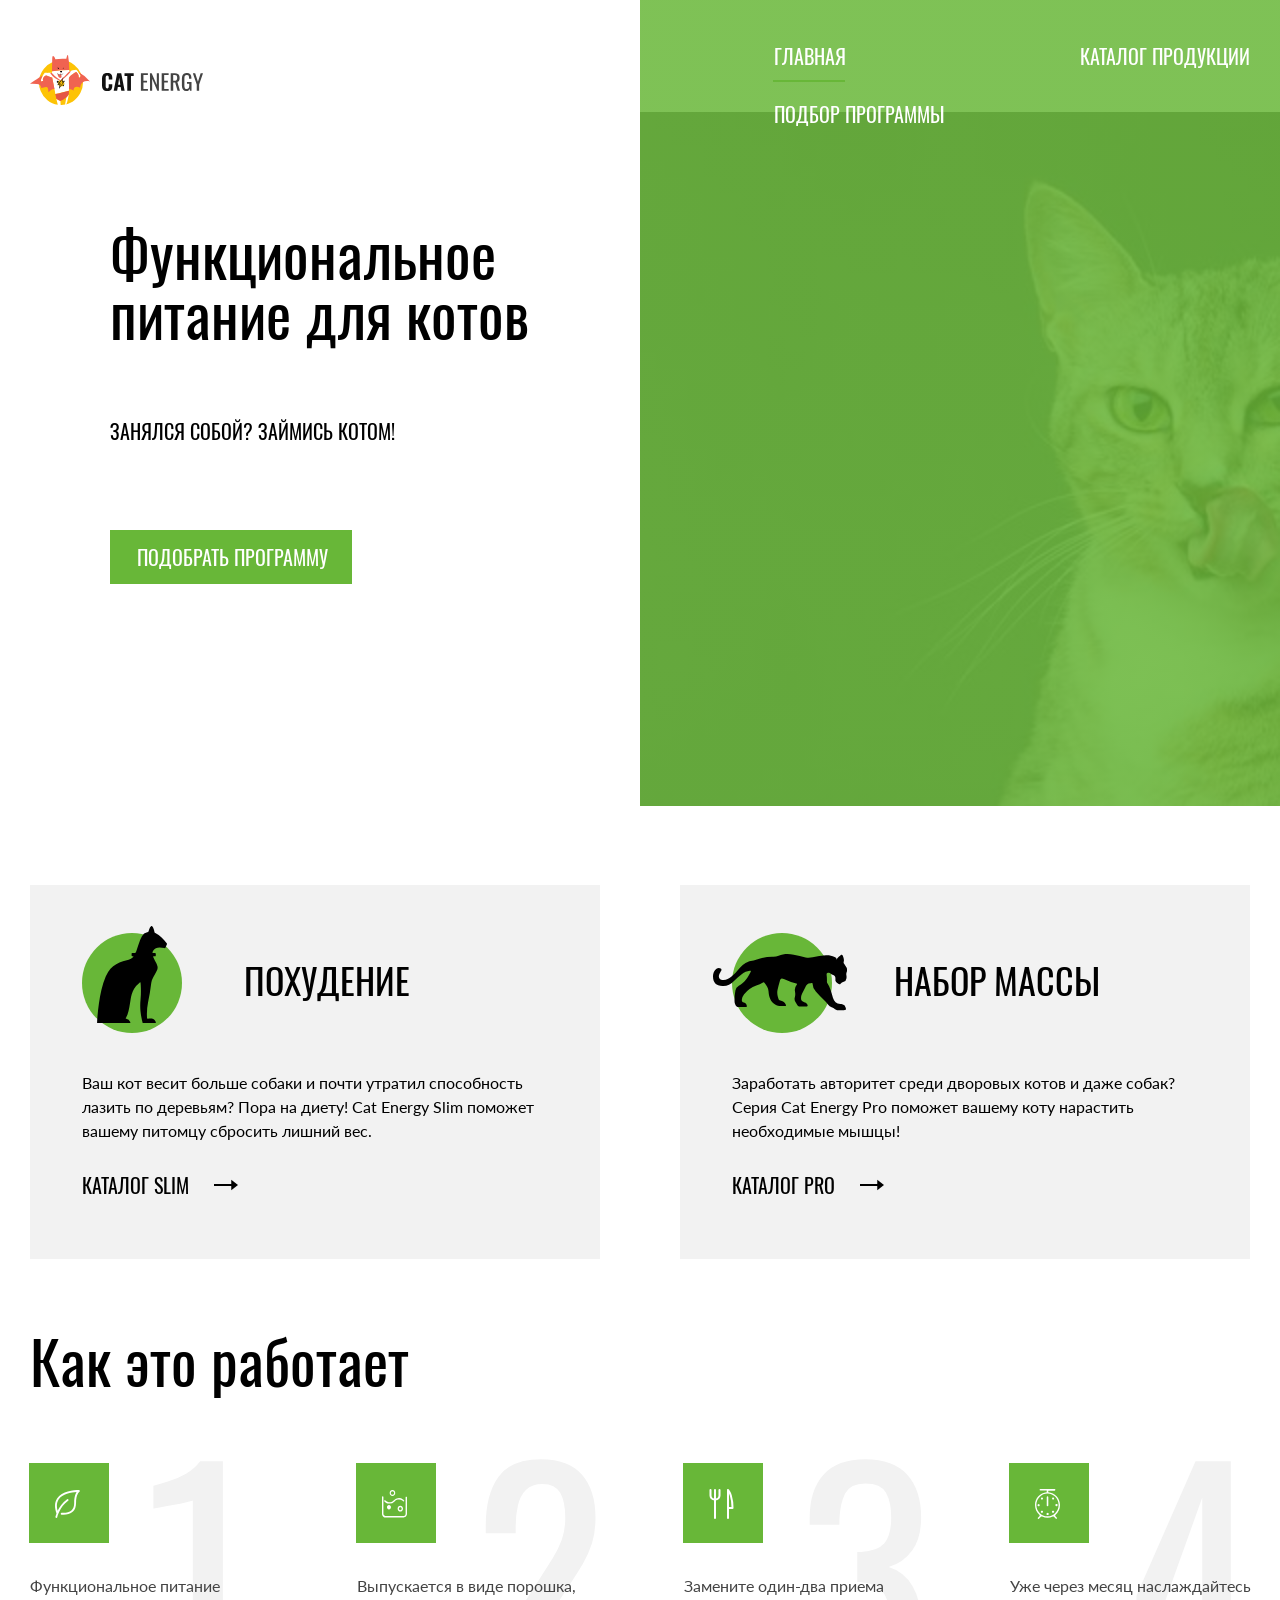
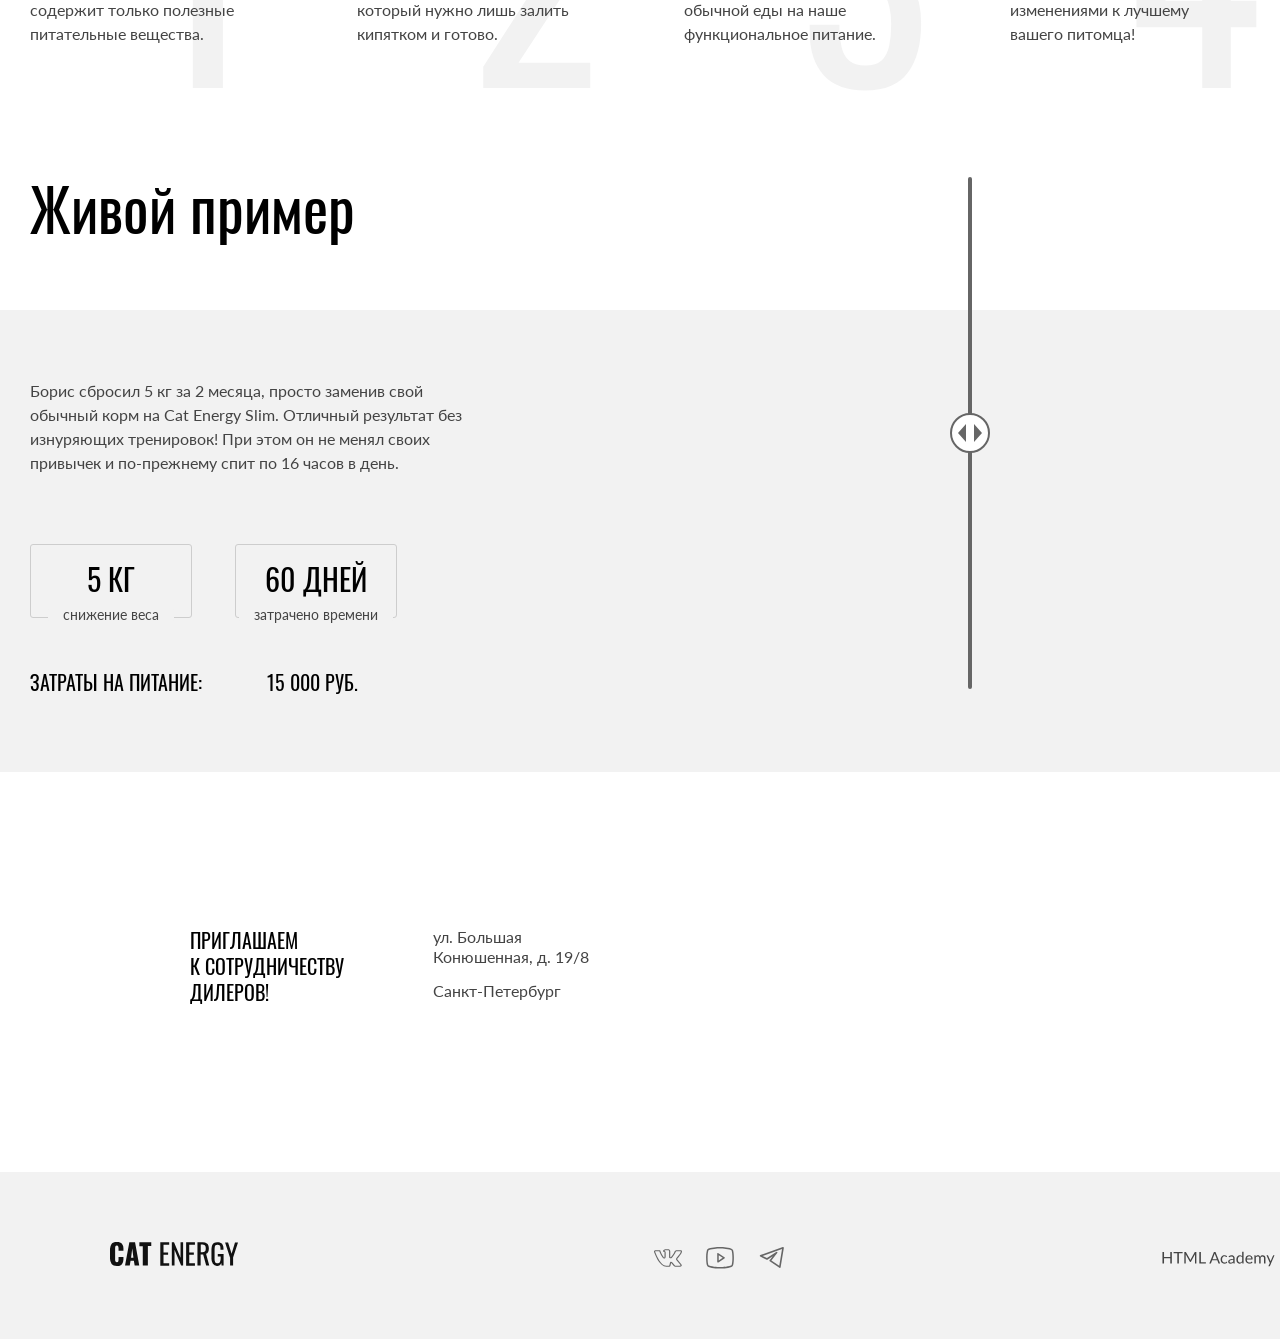
<file: index.html>
<!DOCTYPE html><html class="page" lang="ru"><head><meta charset="UTF-8"><meta name="viewport" content="width=device-width,initial-scale=1"><link rel="stylesheet" href="styles/styles.css"><title>Cat-energy</title><meta name="viewport" content="width=device-width,initial-scale=1"><script src="scripts/index.js" defer="defer"></script><link rel="preload" href="fonts/lato/Lato-Regular.woff2" type="font/woff2" as="font" crossorigin="anonymous"><link rel="preload" href="fonts/oswald/oswaldregular.woff2" type="font/woff2" as="font" crossorigin="anonymous"></head><body class="page__body"><header class="main-header main-header--index main-header--opened"><div class="main-header content-limiter"><div class="header-wrapper"><a class="header-wrapper__logo" href="index.html"><picture class="header-wrapper__cat-logo"><source media="(min-width: 1440px)" width="70" height="59" type="image/svg+xml" srcset="images/desktop-cat-logo.svg"><source media="(min-width: 768px)" width="60" height="50" type="image/svg+xml" srcset="images/tablet-cat-logo.svg"><img src="images/mobile-cat-logo.svg" alt="cat energy" width="33" height="38"></picture></a><a class="header-wrapper__logo" href="index.html"><picture class="header-wrapper__letters"><source media="(min-width: 1440px)" width="118" height="21" type="image/svg+xml" srcset="images/desktop-letters-logo.svg"><source media="(min-width: 768px)" width="101" height="18" type="image/svg+xml" srcset="images/tablet-letters-logo.svg"><img src="images/mobile-letters-logo.svg" alt="cat energy" width="101" height="18"></picture></a><div class="header-wrapper__toglewrap header-wrapper__toglewrap--nojs"><button class="header-wrapper__toggle" type="button"><span class="visually-hidden">Открыть меню</span></button></div></div><nav class="main-nav main-nav--nojs"><div class="main-nav__wrapper"><ul class="main-nav__list"><li class="main-nav__list-item"><a class="main-nav__link main-nav__link--active" href="#">Главная</a></li><li class="main-nav__list-item"><a class="main-nav__link" href="catalog.html">Каталог продукции</a></li><li class="main-nav__list-item"><a class="main-nav__link" href="#">Подбор программы</a></li></ul></div></nav></div></header><main class="main-container"><div class="main-promo"><div class="content-limiter main-promo__grid"><h1 class="main-promo__title">Функциональное питание&nbsp;для&nbsp;котов</h1><p class="main-promo__description">Занялся собой? Займись котом!</p><div class="main-promo__picture"><picture><source media="(min-width: 1440px)" width="552" height="499" type="image/webp" srcset="images/desktop-index-can@1x.webp, images/desktop-index-can@2x.webp 2x"><source media="(min-width: 768px)" width="709" height="609" type="image/webp" srcset="images/tablet-index-can@1x.webp, images/tablet-index-can@2x.webp 2x"><source width="280" height="270" type="image/webp" srcset="images/mobile-index-can@1x.webp, images/mobile-index-can@2x.webp 2x"><source media="(min-width: 1440px)" width="552" height="499" type="image/png" srcset="images/desktop-index-can@1x.png, images/desktop-index-can@2x.png 2x"><source media="(min-width: 768px)" width="709" height="609" type="image/png" srcset="images/tablet-index-can@1x.png, images/tablet-index-can@2x.png 2x"><img src="images/mobile-index-can@1x.png" alt="Питание для котов курица" width="280" height="270"></picture></div><a class="main-promo__program-selection" href="#">Подобрать программу</a></div></div><ul class="catalog-promo content-limiter"><li class="catalog-promo-card catalog-promo-card--cat"><h2 class="catalog-promo-card__title">похудение</h2><p class="catalog-promo-card__description">Ваш кот весит больше собаки и почти утратил способность лазить по деревьям? Пора на диету! Cat Energy Slim поможет вашему питомцу сбросить лишний вес.</p><div class="catalog-promo-card-button"><a class="catalog-promo-card-button__link" href="#">Каталог slim</a></div></li><li class="catalog-promo-card catalog-promo-card--panter"><h2 class="catalog-promo-card__title">Набор массы</h2><p class="catalog-promo-card__description">Заработать авторитет среди дворовых котов и даже собак? Серия Cat Energy Pro поможет вашему коту нарастить необходимые мышцы!</p><div class="catalog-promo-card-button"><a class="catalog-promo-card-button__link" href="#">каталог pro</a></div></li></ul><div class="main-advantages content-limiter"><h2 class="main-advantages__title">Как это работает</h2><ul class="main-advantages-list"><li class="main-advantages__item main-advantages__item--leaf"><p class="main-advantages-list__description">Функциональное питание содержит только полезные питательные вещества.</p></li><li class="main-advantages__item main-advantages__item--bubbles"><p class="main-advantages-list__description">Выпускается в виде порошка, который нужно лишь залить кипятком и готово.</p></li><li class="main-advantages__item main-advantages__item--eat"><p class="main-advantages-list__description">Замените один-два приема обычной еды на наше функциональное питание.</p></li><li class="main-advantages__item main-advantages__item--clock"><p class="main-advantages-list__description">Уже через месяц наслаждайтесь изменениями к лучшему вашего&nbsp;питомца!</p></li></ul></div><div class="main-case-background"><div class="main-case content-limiter"><h2 class="main-case__title">Живой пример</h2><p class="main-case__text">Борис сбросил 5 кг за 2 месяца, просто заменив свой обычный корм на Cat Energy Slim. Отличный результат без изнуряющих тренировок! При этом он не менял своих привычек и по-прежнему спит по 16 часов в день.</p><div class="main-case-statistics"><ul class="main-case-statistics__list"><li class="main-case-statistics__item"><div class="main-case-statistics__border"><p class="main-case-statistics__stats">5 кг</p></div><p class="main-case-statistics__description">снижение веса</p></li><li class="main-case-statistics__item"><div class="main-case-statistics__border"><p class="main-case-statistics__stats">60 дней</p></div><p class="main-case-statistics__description">затрачено времени</p></li></ul><div class="main-case__cost-wrapper"><p class="main-case__cost">Затраты на питание:</p><p class="main-case__cost">15 000 РУБ.</p></div></div><div class="main-case-image-slider"><picture><source media="(min-width: 1440px)" width="560" height="512" type="image/webp" srcset="images/tablet-cat-before@1x.webp, images/tablet-cat-before@2x.webp 2x"><source media="(min-width: 768px)" width="560" height="512" type="image/webp" srcset="images/tablet-cat-before@1x.webp, images/tablet-cat-before@2x.webp 2x"><source width="280" height="256" type="image/webp" srcset="images/mobile-cat-before@1x.webp, images/mobile-cat-before@2x.webp 2x"><source media="(min-width: 1440px)" width="560" height="512" type="image/png" srcset="images/tablet-cat-before@1x.png, images/tablet-cat-before@2x.png 2x"><source media="(min-width: 768px)" width="560" height="512" type="image/png" srcset="images/tablet-cat-before@1x.png, images/tablet-cat-before@2x.png 2x"><img src="images/mobile-cat-before@1x.png" alt="Ваш кот до и после" width="280" height="256"></picture><picture><source media="(min-width: 1440px)" width="560" height="512" type="image/webp" srcset="images/tablet-cat-after@1x.webp, images/tablet-cat-after@2x.webp 2x"><source media="(min-width: 768px)" width="560" height="512" type="image/webp" srcset="images/tablet-cat-after@1x.webp, images/tablet-cat-after@2x.webp 2x"><source width="280" height="256" type="image/webp" srcset="images/mobile-cat-after@1x.webp, images/mobile-cat-after@2x.webp 2x"><source media="(min-width: 1440px)" width="560" height="512" type="image/png" srcset="images/tablet-cat-after@1x.png, images/tablet-cat-after@2x.png 2x"><source media="(min-width: 768px)" width="560" height="512" type="image/png" srcset="images/tablet-cat-after@1x.png, images/tablet-cat-after@2x.png 2x"><img src="images/mobile-cat-after@1x.png" alt="Ваш кот до и после" width="280" height="256"></picture><button class="main-case-image-slider__btn" type="button"><span class="visually-hidden">Слайдер фото до и после</span></button></div></div></div><div class="main-map"><div class="main-map__wrapper"><h2 class="main-map__title">приглашаем к&nbsp;сотрудничеству дилеров!</h2><div class="main-map__text-wrapper"><p class="main-map__text">ул. Большая Конюшенная, д. 19/8</p><p class="main-map__text">Санкт-Петербург</p></div></div><picture class="main-map__picture main-map__picture--nojs"><source media="(min-width: 1440px)" width="1440" height="400" type="image/webp" srcset="images/desktop-location@1x.webp, images/desktop-location@2x.webp 2x"><source media="(min-width: 768px)" width="768" height="400" type="image/webp" srcset="images/tablet-location@1x.webp, images/tablet-location@2x.webp 2x"><source width="768" height="400" type="image/webp" srcset="images/mobile-location@1x.webp, images/mobile-location@2x.webp 2x"><source media="(min-width: 1440px)" width="1440" height="400" type="image/png" srcset="images/desktop-location@1x.png, images/desktop-location@2x.png 2x"><source media="(min-width: 768px)" width="768" height="400" type="image/png" srcset="images/tablet-location@1x.png, images/tablet-location@2x.png 2x"><img class="main-map__img" src="images/mobile-location@1x.png" srcset="images/mobile-location@2x.png 2x" alt="cat energy" width="320" height="362"></picture><iframe class="main-map__frame main-map__frame--hidden" src="https://www.google.com/maps/embed?pb=!1m18!1m12!1m3!1d1998.5991032728616!2d30.3230833!3d59.9387942!2m3!1f0!2f0!3f0!3m2!1i1024!2i768!4f13.1!3m3!1m2!1s0x4696310fca5afc31%3A0xa24b26c0d196de71!2z0JHQvtC70YzRiNCw0Y8g0JrQvtC90Y7RiNC10L3QvdCw0Y8g0YPQuy4sIDE5LCDQodCw0L3QutGCLdCf0LXRgtC10YDQsdGD0YDQsywgMTkxMTg2!5e0!3m2!1sru!2sru!4v1758610365186!5m2!1sru!2sru" style="border:0;" allowfullscreen="" loading="lazy" referrerpolicy="no-referrer-when-downgrade"></iframe></div></main><footer class="main-footer"><div class="main-footer__items content-limiter"><a class="main-footer__link" href="index.html"><span class="visually-hidden">Ссылка на главную страницу</span> <svg width="128" height="24"><use href="icons/stack.svg#footer-cat-energy-logo"></use></svg></a><ul class="main-footer__social-list"><li class="main-footer__social-item"><a class="main-footer__social-link main-footer__social-link--vk" href="#"><span class="visually-hidden">Ссылка на страницу ВК</span></a></li><li class="main-footer__social-item"><a class="main-footer__social-link main-footer__social-link--youtube" href="#"><span class="visually-hidden">Ссылка на страницу Ютуб</span></a></li><li class="main-footer__social-item"><a class="main-footer__social-link main-footer__social-link--tg" href="#"><span class="visually-hidden">Ссылка на страницу Телеграм</span></a></li></ul><div class="main-footer__academy-wrapper"><a class="main-footer__academy-link" href="https://htmlacademy.ru/intensive/adaptive"><span class="visually-hidden">Ссылка на страницу Академии</span> </a><svg width="113" height="20"><use href="icons/stack.svg#icon-htmlacademy-letters"></use></svg></div></div></footer></body></html>
</file>
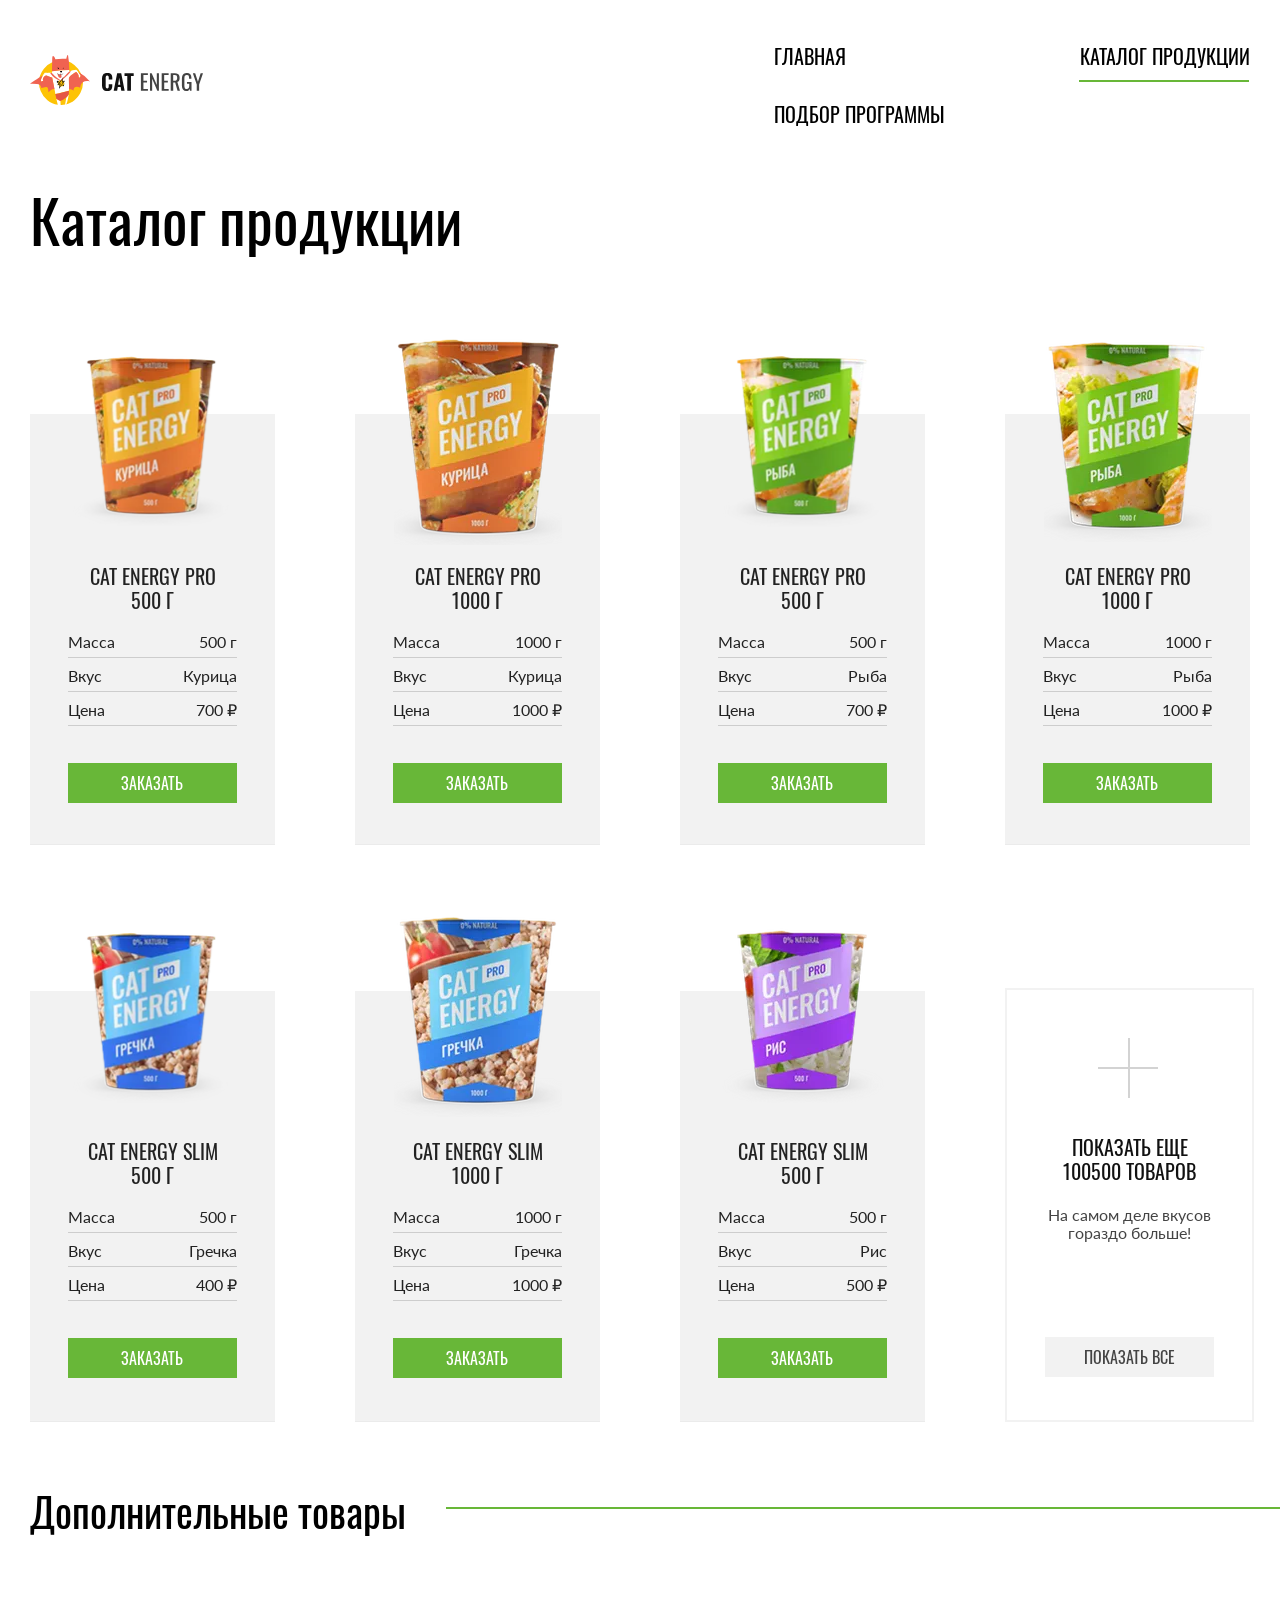
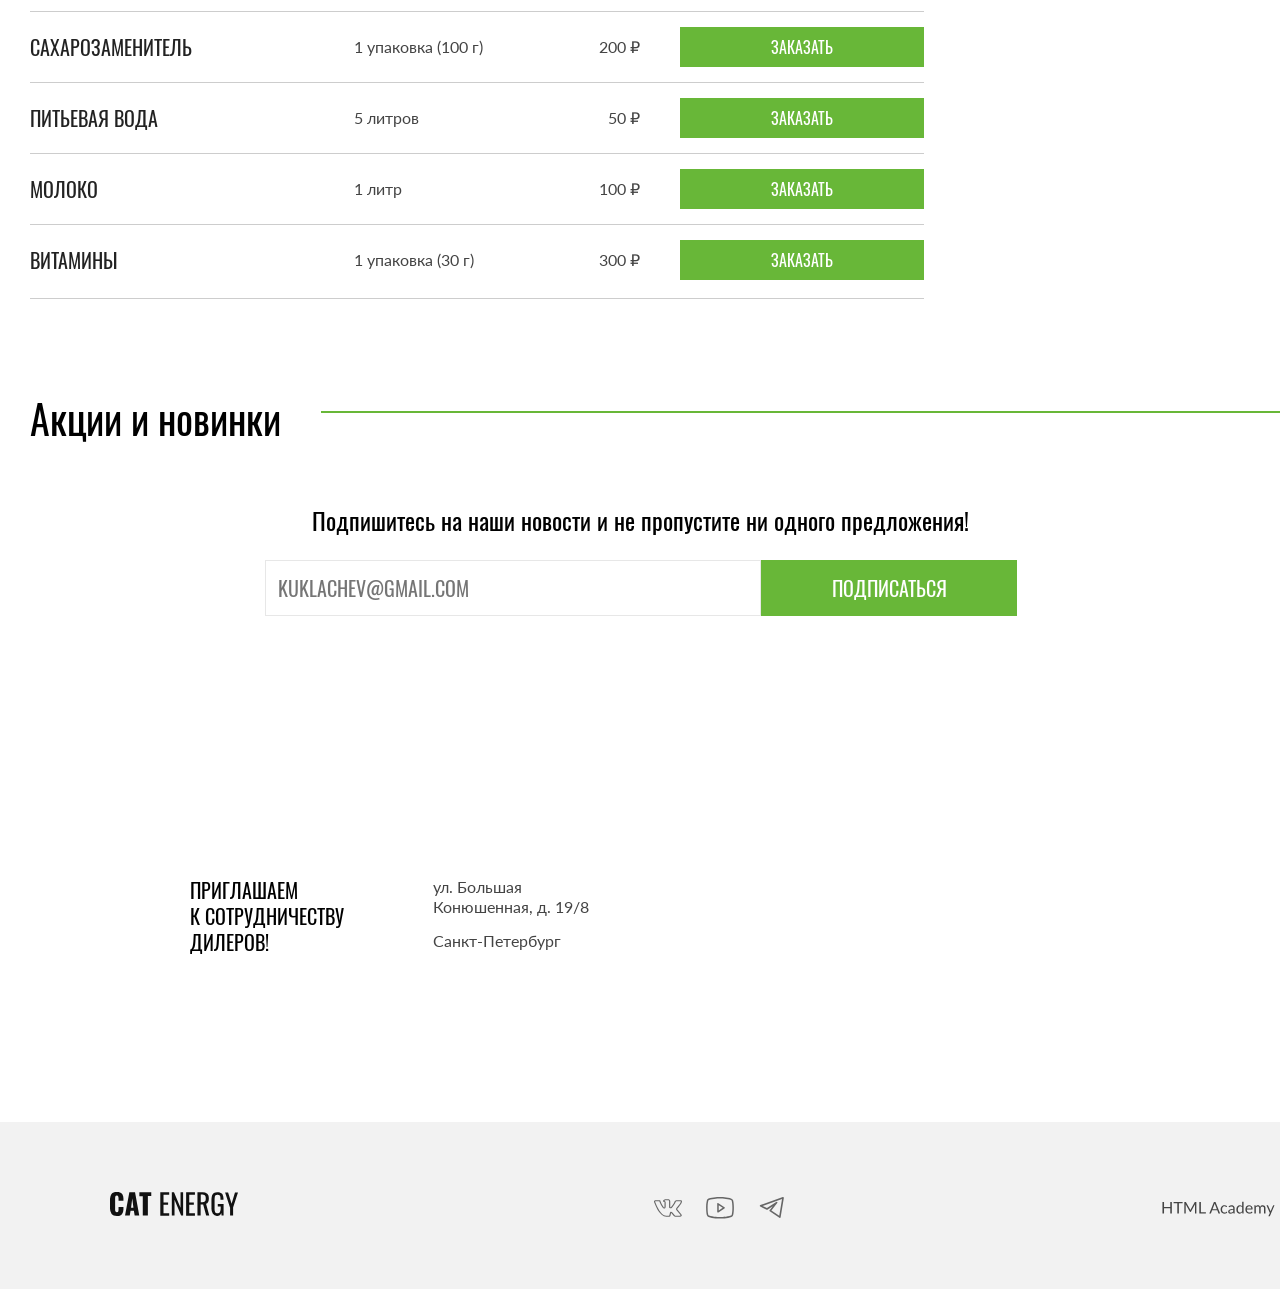
<file: catalog.html>
<!DOCTYPE html><html class="page" lang="ru"><head><meta charset="UTF-8"><title>Cat-energy</title><meta name="viewport" content="width=device-width,initial-scale=1"><link rel="stylesheet" href="styles/styles.css"><script src="scripts/index.js" defer="defer"></script><link rel="preload" href="fonts/lato/Lato-Regular.woff2" type="font/woff2" as="font" crossorigin="anonymous"><link rel="preload" href="fonts/oswald/oswaldregular.woff2" type="font/woff2" as="font" crossorigin="anonymous"></head><body><main class="catalog-main"><header class="main-header main-header--opened content-limiter"><div class="header-wrapper"><a class="header-wrapper__logo" href="index.html"><picture class="header-wrapper__cat-logo"><source media="(min-width: 1440px)" width="70" height="59" type="image/svg+xml" srcset="images/desktop-cat-logo.svg"><source media="(min-width: 768px)" width="60" height="50" type="image/svg+xml" srcset="images/tablet-cat-logo.svg"><img src="images/mobile-cat-logo.svg" alt="cat energy" width="33" height="38"></picture></a><a class="header-wrapper__logo" href="index.html"><picture class="header-wrapper__letters"><source media="(min-width: 1440px)" width="118" height="21" type="image/svg+xml" srcset="images/desktop-letters-logo.svg"><source media="(min-width: 768px)" width="101" height="18" type="image/svg+xml" srcset="images/tablet-letters-logo.svg"><img src="images/mobile-letters-logo.svg" alt="cat energy" width="101" height="18"></picture></a><div class="header-wrapper__toglewrap header-wrapper__toglewrap--nojs"><button class="header-wrapper__toggle" type="button"><span class="visually-hidden">Открыть меню</span></button></div></div><nav class="main-nav main-nav--nojs"><div class="main-nav__wrapper"><ul class="main-nav__list"><li class="main-nav__list-item"><a class="main-nav__link" href="index.html">Главная</a></li><li class="main-nav__list-item"><a class="main-nav__link main-nav__link--active" href="catalog.html">Каталог продукции</a></li><li class="main-nav__list-item"><a class="main-nav__link" href="#">Подбор программы</a></li></ul></div></nav></header><h1 class="catalog-main__title content-limiter">Каталог продукции</h1><div class="catalog-card-container content-limiter"><div class="catalog-card"><a class="catalog-card__img" href="#"><picture class="catalog-card__picture"><source media="(min-width: 1440px)" width="161" height="172" type="image/webp" srcset="images/desktop-can-chicken-500g@1x.webp, images/desktop-can-chicken-500g@2x.webp 2x"><source media="(min-width: 768px)" width="161" height="172" type="image/webp" srcset="images/tablet-can-chicken-500g@1x.webp, images/tablet-can-chicken-500g@2x.webp 2x"><source width="68" height="86" type="image/webp" srcset="images/mobile-can-chicken-500g@1x.webp, images/mobile-can-chicken-500g@2x.webp 2x"><source media="(min-width: 1440px)" width="161" height="172" type="image/png" srcset="images/desktop-can-chicken-500g@1x.png, images/desktop-can-chicken-500g@2x.png 2x"><source media="(min-width: 768px)" width="161" height="172" type="image/png" srcset="images/tablet-can-chicken-500g@1x.png, images/tablet-can-chicken-500g@2x.png 2x"><img src="images/mobile-can-chicken-500g@1x.png" alt="функциональное питание для котов курица 500г" width="68" height="86"></picture></a><a class="catalog-card__product-link" href="#"><h3 class="catalog-card__product">Cat Energy PRO 500 г</h3></a><ul class="catalog-card__specification-list"><li class="catalog-card__specification-item"><p class="catalog-card__specification-text">Масса</p><p class="catalog-card__specification-text">500 г</p></li><li class="catalog-card__specification-item"><p class="catalog-card__specification-text">Вкус</p><p class="catalog-card__specification-text">Курица</p></li><li class="catalog-card__specification-item"><p class="catalog-card__specification-text">Цена</p><p class="catalog-card__specification-text">700 ₽</p></li></ul><a class="button order-button" href="#">Заказать</a></div><div class="catalog-card"><a class="catalog-card__img" href="#"><picture class="catalog-card__picture"><source media="(min-width: 1440px)" width="172" height="196" type="image/webp" srcset="images/desktop-can-chicken-1000g@1x.webp, images/desktop-can-chicken-1000g@2x.webp 2x"><source media="(min-width: 768px)" width="168" height="206" type="image/webp" srcset="images/tablet-can-chicken-1000g@1x.webp, images/tablet-can-chicken-1000g@2x.webp 2x"><source width="84" height="100" type="image/webp" srcset="images/mobile-can-chicken-1000g@1x.webp, images/mobile-can-chicken-1000g@2x.webp 2x"><source media="(min-width: 1440px)" width="172" height="196" type="image/png" srcset="images/desktop-can-chicken-1000g@1x.png, images/desktop-can-chicken-1000g@2x.png 2x"><source media="(min-width: 768px)" width="168" height="206" type="image/png" srcset="images/tablet-can-chicken-1000g@1x.png, images/tablet-can-chicken-1000g@2x.png 2x"><img src="images/mobile-can-chicken-1000g@1x.png" alt="функциональное питание для котов курица 1000г" width="84" height="100"></picture></a><a class="catalog-card__product-link" href="#"><h3 class="catalog-card__product">Cat Energy PRO 1000 г</h3></a><ul class="catalog-card__specification-list"><li class="catalog-card__specification-item"><p class="catalog-card__specification-text">Масса</p><p class="catalog-card__specification-text">1000 г</p></li><li class="catalog-card__specification-item"><p class="catalog-card__specification-text">Вкус</p><p class="catalog-card__specification-text">Курица</p></li><li class="catalog-card__specification-item"><p class="catalog-card__specification-text">Цена</p><p class="catalog-card__specification-text">1000 ₽</p></li></ul><a class="button order-button" href="#">Заказать</a></div><div class="catalog-card"><a class="catalog-card__img" href="#"><picture class="catalog-card__picture"><source media="(min-width: 1440px)" width="163" height="174" type="image/webp" srcset="images/desktop-can-fish-500g@1x.webp, images/desktop-can-fish-500g@2x.webp 2x"><source media="(min-width: 768px)" width="163" height="174" type="image/webp" srcset="images/tablet-can-fish-500g@1x.webp, images/tablet-can-fish-500g@2x.webp 2x"><source width="68" height="78" type="image/webp" srcset="images/mobile-can-fish-500g@1x.webp, images/mobile-can-fish-500g@2x.webp 2x"><source media="(min-width: 1440px)" width="163" height="174" type="image/png" srcset="images/desktop-can-fish-500g@1x.png, images/desktop-can-fish-500g@2x.png 2x"><source media="(min-width: 768px)" width="163" height="174" type="image/png" srcset="images/tablet-can-fish-500g@1x.png, images/tablet-can-fish-500g@2x.png 2x"><img src="images/mobile-can-fish-500g@1x.png" alt="функциональное питание для котов рыба 500г" width="84" height="100"></picture></a><a class="catalog-card__product-link" href="#"><h3 class="catalog-card__product">Cat Energy PRO 500 г</h3></a><ul class="catalog-card__specification-list"><li class="catalog-card__specification-item"><p class="catalog-card__specification-text">Масса</p><p class="catalog-card__specification-text">500 г</p></li><li class="catalog-card__specification-item"><p class="catalog-card__specification-text">Вкус</p><p class="catalog-card__specification-text">Рыба</p></li><li class="catalog-card__specification-item"><p class="catalog-card__specification-text">Цена</p><p class="catalog-card__specification-text">700 ₽</p></li></ul><a class="button order-button" href="#">Заказать</a></div><div class="catalog-card"><a class="catalog-card__img" href="#"><picture class="catalog-card__picture"><source media="(min-width: 1440px)" width="169" height="210" type="image/webp" srcset="images/desktop-can-fish-1000g@1x.webp, images/desktop-can-fish-1000g@2x.webp 2x"><source media="(min-width: 768px)" width="168" height="200" type="image/webp" srcset="images/tablet-can-fish-1000g@1x.webp, images/tablet-can-fish-1000g@2x.webp 2x"><source width="84" height="100" type="image/webp" srcset="images/mobile-can-fish-1000g@1x.webp, images/mobile-can-fish-1000g@2x.webp 2x"><source media="(min-width: 1440px)" width="169" height="210" type="image/png" srcset="images/desktop-can-fish-1000g@1x.png, images/desktop-can-fish-1000g@2x.png 2x"><source media="(min-width: 768px)" width="168" height="200" type="image/png" srcset="images/tablet-can-fish-1000g@1x.png, images/tablet-can-fish-1000g@2x.png 2x"><img src="images/mobile-can-fish-1000g@1x.png" alt="функциональное питание для котов рыба 1000г" width="84" height="100"></picture></a><a class="catalog-card__product-link" href="#"><h3 class="catalog-card__product">Cat Energy PRO 1000 г</h3></a><ul class="catalog-card__specification-list"><li class="catalog-card__specification-item"><p class="catalog-card__specification-text">Масса</p><p class="catalog-card__specification-text">1000 г</p></li><li class="catalog-card__specification-item"><p class="catalog-card__specification-text">Вкус</p><p class="catalog-card__specification-text">Рыба</p></li><li class="catalog-card__specification-item"><p class="catalog-card__specification-text">Цена</p><p class="catalog-card__specification-text">1000 ₽</p></li></ul><a class="button order-button" href="#">Заказать</a></div><div class="catalog-card"><a class="catalog-card__img" href="#"><picture class="catalog-card__picture"><source media="(min-width: 1440px)" width="169" height="210" type="image/webp" srcset="images/desktop-can-buckweat-500g@1x.webp, images/desktop-can-buckweat-500g@2x.webp 2x"><source media="(min-width: 768px)" width="161" height="171" type="image/webp" srcset="images/tablet-can-buckweat-500g@1x.webp, images/tablet-can-buckweat-500g@2x.webp 2x"><source width="68" height="78" type="image/webp" srcset="images/mobile-can-buckweat-500g@1x.webp, images/mobile-can-buckweat-500g@2x.webp 2x"><source media="(min-width: 1440px)" width="169" height="210" type="image/png" srcset="images/desktop-can-buckweat-500g@1x.png, images/desktop-can-buckweat-500g@2x.png 2x"><source media="(min-width: 768px)" width="161" height="171" type="image/png" srcset="images/tablet-can-buckweat-500g@1x.png, images/tablet-can-buckweat-500g@2x.png 2x"><img src="images/tablet-can-buckweat-500g@1x.png" alt="функциональное питание для котов slim 500г" width="68" height="78"></picture></a><a class="catalog-card__product-link" href="#"><h3 class="catalog-card__product">Cat Energy SLIM 500 г</h3></a><ul class="catalog-card__specification-list"><li class="catalog-card__specification-item"><p class="catalog-card__specification-text">Масса</p><p class="catalog-card__specification-text">500 г</p></li><li class="catalog-card__specification-item"><p class="catalog-card__specification-text">Вкус</p><p class="catalog-card__specification-text">Гречка</p></li><li class="catalog-card__specification-item"><p class="catalog-card__specification-text">Цена</p><p class="catalog-card__specification-text">400 ₽</p></li></ul><a class="button order-button" href="#">Заказать</a></div><div class="catalog-card"><a class="catalog-card__img" href="#"><picture class="catalog-card__picture"><source media="(min-width: 1440px)" width="172" height="196" type="image/webp" srcset="images/desktop-can-buckweat-1000g@1x.webp, images/desktop-can-buckweat-1000g@2x.webp 2x"><source media="(min-width: 768px)" width="168" height="200" type="image/webp" srcset="images/tablet-can-buckweat-1000g@1x.webp, images/tablet-can-buckweat-1000g@2x.webp 2x"><source width="84" height="100" type="image/webp" srcset="images/mobile-can-buckweat-1000g@1x.webp, images/mobile-can-buckweat-1000g@2x.webp 2x"><source media="(min-width: 1440px)" width="172" height="196" type="image/png" srcset="images/desktop-can-buckweat-1000g@1x.png, images/desktop-can-buckweat-1000g@2x.png 2x"><source media="(min-width: 768px)" width="168" height="200" type="image/png" srcset="images/tablet-can-buckweat-1000g@1x.png, images/tablet-can-buckweat-1000g@2x.png 2x"><img src="images/mobile-can-buckweat-1000g@1x.png" alt="функциональное питание для котов slim 1000г" width="84" height="100"></picture></a><a class="catalog-card__product-link" href="#"><h3 class="catalog-card__product">Cat Energy SLIM 1000 г</h3></a><ul class="catalog-card__specification-list"><li class="catalog-card__specification-item"><p class="catalog-card__specification-text">Масса</p><p class="catalog-card__specification-text">1000 г</p></li><li class="catalog-card__specification-item"><p class="catalog-card__specification-text">Вкус</p><p class="catalog-card__specification-text">Гречка</p></li><li class="catalog-card__specification-item"><p class="catalog-card__specification-text">Цена</p><p class="catalog-card__specification-text">1000 ₽</p></li></ul><a class="button order-button" href="#">Заказать</a></div><div class="catalog-card"><a class="catalog-card__img" href="#"><picture class="catalog-card__picture"><source media="(min-width: 1440px)" width="169" height="210" type="image/webp" srcset="images/desktop-can-rice-500g@1x.webp, images/desktop-can-rice-500g@2x.webp 2x"><source media="(min-width: 768px)" width="200" height="210" type="image/webp" srcset="images/tablet-can-rice-500g@1x.webp, images/tablet-can-rice-500g@2x.webp 2x"><source width="72" height="84" type="image/webp" srcset="images/mobile-can-rice-500g@1x.webp, images/mobile-can-rice-500g@2x.webp 2x"><source media="(min-width: 1440px)" width="169" height="210" type="image/png" srcset="images/desktop-can-rice-500g@1x.png, images/desktop-can-rice-500g@2x.png 2x"><source media="(min-width: 768px)" width="200" height="210" type="image/png" srcset="images/tablet-can-rice-500g@1x.png, images/tablet-can-rice-500g@2x.png 2x"><img src="images/mobile-can-rice-500g@1x.png" alt="функциональное питание для котов slim рис 500г" width="72" height="84"></picture></a><a class="catalog-card__product-link" href="#"><h3 class="catalog-card__product">Cat Energy SLIM 500 г</h3></a><ul class="catalog-card__specification-list"><li class="catalog-card__specification-item"><p class="catalog-card__specification-text">Масса</p><p class="catalog-card__specification-text">500 г</p></li><li class="catalog-card__specification-item"><p class="catalog-card__specification-text">Вкус</p><p class="catalog-card__specification-text">Рис</p></li><li class="catalog-card__specification-item"><p class="catalog-card__specification-text">Цена</p><p class="catalog-card__specification-text">500 ₽</p></li></ul><a class="button order-button" href="#">Заказать</a></div><div class="catalog-card-more"><h2 class="catalog-card-more__title">Показать еще 100500 товаров</h2><p class="catalog-card-more__text">На самом деле вкусов гораздо больше!</p><a class="button more-button" href="#">показать все</a></div></div><div class="additional-products content-limiter"><h2 class="additional-products__title">Дополнительные товары</h2><ul class="additional-products__list"><li class="additional-products__item"><h3 class="additional-products__item-title">Сахарозаменитель</h3><div class="additional-products__item-list"><p class="additional-products__item-amount">1 упаковка (100 г)</p><p class="additional-products__item-price">200 ₽</p></div><a class="button additional-products__order-button" href="#">заказать</a></li><li class="additional-products__item"><h3 class="additional-products__item-title">Питьевая вода</h3><div class="additional-products__item-list"><p class="additional-products__item-amount">5 литров</p><p class="additional-products__item-price">50 ₽</p></div><a class="button additional-products__order-button" href="#">заказать</a></li><li class="additional-products__item"><h3 class="additional-products__item-title">молоко</h3><div class="additional-products__item-list"><p class="additional-products__item-amount">1 литр</p><p class="additional-products__item-price">100 ₽</p></div><a class="button additional-products__order-button" href="#">заказать</a></li><li class="additional-products__item"><h3 class="additional-products__item-title">витамины</h3><div class="additional-products__item-list"><p class="additional-products__item-amount">1 упаковка (30 г)</p><p class="additional-products__item-price">300 ₽</p></div><a class="button additional-products__order-button" href="#">заказать</a></li></ul><div class="catalog-gift"><p class="catalog-gift__text">Закажите все и&nbsp;получите чехол для кота в подарок!</p></div></div><div class="promotions-subscribe content-limiter"><h2 class="promotions-subscribe__title">Акции и новинки</h2><p class="promotions-subscribe__text">Подпишитесь на наши новости и не пропустите ни одного предложения!</p><div class="promotions-subscribe__form-wrapper"><form class="promotions-subscribe__form" action="https://echo.htmlacademy.ru/" method="post"><label for="email"><input class="promotions-subscribe__input" type="email" id="email" required name="email" placeholder="kuklachev@gmail.com"></label></form><button class="button subscribe-button" type="submit">Подписаться</button></div></div><div class="main-map"><div class="main-map__wrapper"><h2 class="main-map__title">приглашаем к&nbsp;сотрудничеству дилеров!</h2><div class="main-map__text-wrapper"><p class="main-map__text">ул. Большая Конюшенная, д. 19/8</p><p class="main-map__text">Санкт-Петербург</p></div></div><picture class="main-map__picture main-map__picture--nojs"><source media="(min-width: 1440px)" width="1440" height="400" type="image/png" srcset="images/desktop-location@1x.png, images/desktop-location@2x.png 2x"><source media="(min-width: 768px)" width="768" height="400" type="image/png" srcset="images/tablet-location@1x.png, images/tablet-location@2x.png 2x"><img class="main-map__img" src="images/mobile-location@1x.png" srcset="images/mobile-location@2x.png 2x" alt="cat energy" width="320" height="362"></picture><iframe class="main-map__frame main-map__frame--hidden" src="https://www.google.com/maps/embed?pb=!1m18!1m12!1m3!1d1998.5991032728616!2d30.3230833!3d59.9387942!2m3!1f0!2f0!3f0!3m2!1i1024!2i768!4f13.1!3m3!1m2!1s0x4696310fca5afc31%3A0xa24b26c0d196de71!2z0JHQvtC70YzRiNCw0Y8g0JrQvtC90Y7RiNC10L3QvdCw0Y8g0YPQuy4sIDE5LCDQodCw0L3QutGCLdCf0LXRgtC10YDQsdGD0YDQsywgMTkxMTg2!5e0!3m2!1sru!2sru!4v1758610365186!5m2!1sru!2sru" style="border:0;" allowfullscreen="" loading="lazy" referrerpolicy="no-referrer-when-downgrade"></iframe></div></main><footer class="main-footer"><div class="main-footer__items content-limiter"><a class="main-footer__link" href="index.html"><span class="visually-hidden">Ссылка на главную страницу</span> <svg width="128" height="24"><use href="icons/stack.svg#footer-cat-energy-logo"></use></svg></a><ul class="main-footer__social-list"><li class="main-footer__social-item"><a class="main-footer__social-link main-footer__social-link--vk" href="#"><span class="visually-hidden">Ссылка на страницу ВК</span></a></li><li class="main-footer__social-item"><a class="main-footer__social-link main-footer__social-link--youtube" href="#"><span class="visually-hidden">Ссылка на страницу Ютуб</span></a></li><li class="main-footer__social-item"><a class="main-footer__social-link main-footer__social-link--tg" href="#"><span class="visually-hidden">Ссылка на страницу Телеграм</span></a></li></ul><div class="main-footer__academy-wrapper"><a class="main-footer__academy-link" href="https://htmlacademy.ru/intensive/adaptive"><span class="visually-hidden">Ссылка на страницу Академии</span> </a><svg width="113" height="20"><use href="icons/stack.svg#icon-htmlacademy-letters"></use></svg></div></div></footer></body></html>
</file>
<file: styles/styles.css>
@font-face{font-family:Lato;font-weight:400;font-style:normal;src:url(../fonts/lato/Lato-Regular.woff2)format("woff2");font-display:swap}@font-face{font-family:Oswald;font-weight:400;font-style:normal;src:url(../fonts/oswald/oswaldregular.woff2)format("woff2");font-display:swap}body{margin:0;font-family:Lato,Arial,sans-serif}.visually-hidden{clip:rect(0 0 0 0);white-space:nowrap;-webkit-clip-path:inset(100%);clip-path:inset(100%);border:0;width:1px;height:1px;margin:-1px;padding:0;position:absolute;overflow:hidden}.content-limiter{box-sizing:border-box;width:320px;margin:0 auto;padding:0 20px}@media (width>=768px){.content-limiter{box-sizing:border-box;width:768px;margin:0 auto;padding:0 30px}}@media (width>=1280px){.content-limiter{box-sizing:border-box;width:1220px;margin:0 auto;padding:0}}.main-header{flex-direction:column;display:flex}@media (width>=768px){.main-header{flex-direction:row;margin-bottom:38px;display:flex}}@media (width>=1280px){.main-header{z-index:1;flex-direction:row;height:142px;margin-bottom:0;display:flex;position:relative}.main-header--index{background:linear-gradient(90deg,#fff 50%,#68b738d9 50%)}.main-header--index .main-nav__link{color:#fff}}.header-wrapper{flex-direction:row;height:65px;display:flex}.header-wrapper__logo:hover{opacity:.6}.header-wrapper__logo:active{opacity:.4}.header-wrapper__toglewrap{padding:20px 21px 21px 0;display:block}.header-wrapper__toglewrap--nojs{display:none}.header-wrapper__toggle{background-color:#fff;border:none;width:24px;height:24px;padding:0;position:relative}@media (width>=768px){.header-wrapper__toglewrap{display:none}}.header-wrapper--closed .header-wrapper__toggle:before{content:"";background-color:#000;width:24px;height:2px;position:absolute;top:2px;left:0;box-shadow:0 8px #000,0 16px #000}.main-header--opened .header-wrapper__toggle:before,.main-header--opened .header-wrapper__toggle:after{content:"";z-index:2;background-color:#000;width:24px;height:2px;position:absolute;left:0}.main-header--opened .header-wrapper__toggle:before{box-shadow:none;transform:rotate(45deg)}.main-header--opened .header-wrapper__toggle:after{transform:rotate(-45deg)}.main-header--opened .header-wrapper__toggle:active:before,.main-header--opened .header-wrapper__toggle:active:after{background-color:#0000004d}@media (width<=767px){.header-wrapper--closed .main-nav{display:none}}.header-wrapper__cat-logo{box-sizing:border-box;padding:13px 56px 14px 0;display:block}@media (width>=768px){.header-wrapper__cat-logo{box-sizing:border-box;padding:25px 13px 0 0;display:block}}@media (width>=1280px){.header-wrapper__cat-logo{box-sizing:border-box;padding:55px 0 0;display:block}}.header-wrapper__letters{box-sizing:border-box;margin-top:3px;padding:20px 65px 24px 0;display:block}@media (width>=768px){.header-wrapper__letters{box-sizing:border-box;padding:38px 94px 0 0;display:block}}@media (width>=1280px){.header-wrapper__letters{box-sizing:border-box;padding:70px 12px 0;display:block}}.main-nav{z-index:1;background-color:#fff;flex-direction:column;width:100%;display:flex;position:absolute;top:64px;left:0}@media (width>=768px){.main-nav{z-index:1;background-color:#fff;flex-direction:row;width:100%;display:flex;position:static}}@media (width>=1280px){.main-nav{z-index:1;background-color:unset;flex-direction:row;width:100%;display:flex;position:static}}.main-nav--nojs{z-index:1;background-color:#fff;flex-direction:column;width:100%;display:flex;position:static;top:64px;left:0}@media (width>=1280px){.main-nav--nojs{z-index:1;background-color:unset;flex-direction:row;width:100%;display:flex;position:static}}.main-nav__wrapper{flex-direction:column;display:flex}@media (width>=1280px){.main-nav__wrapper{flex-direction:column;justify-content:center;margin-top:28px;margin-left:auto;display:flex}}.main-nav__list{text-transform:uppercase;color:#000;flex-direction:column;margin:0;padding:0;font-family:Oswald,Arial,sans-serif;font-size:20px;font-weight:400;line-height:20px;list-style-type:none;display:flex}@media (width>=768px){.main-nav__list{flex-direction:row;gap:33px;width:100%;padding:39px 0 0;display:flex}}@media (width>=1280px){.main-nav__list{flex-flow:wrap;justify-content:space-between;width:476px;padding:0;display:flex}}.main-nav__list-item{color:#000;border-bottom:1px solid #e6e6e6;flex:none;font-family:Oswald,Arial,sans-serif;font-size:20px;font-weight:400;line-height:20px}.main-nav__list-item:hover{opacity:.6}.main-nav__list-item:active{opacity:.3}@media (width>=768px){.main-nav__list-item{border:none}}.main-nav__link{color:#000;text-align:center;padding:22px 24px 24px;font-family:Oswald,Arial,sans-serif;font-size:20px;font-weight:400;line-height:20px;text-decoration:none;display:block;position:relative}@media (width>=768px){.main-nav__link{color:#000;text-align:center;white-space:nowrap;padding:0;font-family:Oswald,Arial,sans-serif;font-size:18px;font-weight:400;line-height:24px;text-decoration:none;display:block;position:relative}}@media (width>=1280px){.main-nav__link{color:#000;font-size:20px;line-height:25px}}@media (width>=768px){.main-nav__list-item{position:relative}.main-nav__link--active:after{content:"";content:"";background-color:#68b738;width:100%;height:2px;position:absolute;top:32px;right:1px}}@media (width>=1280px){.main-nav__link--active:after{background-color:#68b738;top:36px}}.main-promo{background-color:#2e4d1c;background-image:-webkit-linear-gradient(#66b738d9 60%,#fff 60%),-webkit-image-set(url(../images/index-background-mobile@1x.jpg) 1x,url(../images/index-background-mobile@2x.jpg) 2x);background-image:linear-gradient(#66b738d9 60%,#fff 60%),image-set("../images/index-background-mobile@1x.jpg" 1x,"../images/index-background-mobile@2x.jpg" 2x);background-position:top,top;background-repeat:no-repeat,no-repeat;background-size:100% 100%,auto 320px;flex-direction:column;margin:0;padding-top:27px;display:flex}@media (width>=768px){.main-promo{background-color:#fff;background-image:none;margin:0 0 -3px;padding:0}}@media (width>=1280px){.main-promo{background:linear-gradient(90deg,#0000 50%,#68b738d9 50%);padding-top:0;padding-bottom:52px;position:relative}.main-promo:after{content:"";z-index:-2;background-image:-webkit-image-set(url(../images/desktop-cat-main-background@1x.jpg) 1x,url(../images/desktop-cat-main-background@2x.jpg) 2x);background-image:image-set("../images/desktop-cat-main-background@1x.jpg" 1x,"../images/desktop-cat-main-background@2x.jpg" 2x);background-size:cover;height:694px;position:absolute;inset:auto 0 0 50%}}@media (width>=768px){.main-promo__grid{grid-template-columns:1fr;grid-auto-rows:auto;display:grid}}@media (width>=1280px){.main-promo__grid{grid-template-rows:min-content min-content min-content;grid-template-columns:416px auto;align-items:start;padding-left:80px;display:grid}}.main-promo__title{color:#fff;text-align:center;grid-area:1/1/2/2;margin:0 0 25px;font-family:Oswald,Arial,sans-serif;font-size:36px;font-weight:400;line-height:36px}@media (width>=768px){.main-promo__title{color:#000;text-align:start;margin:0;padding-bottom:40px;padding-left:90px;font-family:Oswald,Arial,sans-serif;font-size:60px;font-weight:400;line-height:60px}}@media (width>=1280px){.main-promo__title{color:#000;text-align:start;box-sizing:border-box;grid-area:1/1/2/2;min-height:120px;margin:81px 0 40px;padding:0;font-family:Oswald,Arial,sans-serif;font-size:60px;font-weight:400;line-height:60px}}.main-promo__description{color:#fff;text-align:center;text-transform:uppercase;margin:0;padding:0 0 29px;font-family:Oswald,Arial,sans-serif;font-size:14px;font-weight:400;line-height:14px}@media (width>=768px){.main-promo__description{color:#000;text-transform:uppercase;text-align:start;margin:0 0 21px 90px;padding:0;font-family:Oswald,Arial,sans-serif;font-size:20px;font-weight:400;line-height:20px}}@media (width>=1280px){.main-promo__description{color:#000;text-transform:uppercase;text-align:start;margin:0 0 52px;padding:0;font-family:Oswald,Arial,sans-serif;font-size:20px;font-weight:400;line-height:20px}}.main-promo__program-selection{text-transform:uppercase;color:#fff;text-align:center;box-sizing:border-box;background-color:#68b738;width:280px;height:-moz-fit-content;height:fit-content;margin-bottom:20px;padding:10px 64px;font-family:Oswald,Arial,sans-serif;font-size:16px;font-weight:400;line-height:20px;text-decoration:none;display:block}.main-promo__program-selection:hover{background-color:#5eaa2f}.main-promo__program-selection:active{color:#ffffff4d;background-color:#5eaa2f}@media (width>=768px){.main-promo__program-selection{box-sizing:border-box;grid-area:3/1/4/-1;width:242px;height:-moz-fit-content;height:fit-content;margin-top:29px;margin-left:90px;padding:14px 24px 14px 26px;font-size:20px;line-height:26px}}@media (width>=1280px){.main-promo__program-selection{box-sizing:border-box;grid-area:3/1/4/-1;width:242px;height:-moz-fit-content;height:fit-content;margin:0 0 132px;padding:14px 24px 14px 26px;font-size:20px;line-height:26px}}@media (width>=768px){.main-promo__picture{grid-area:3/1/4/-1}}@media (width>=1280px){.main-promo__picture{grid-area:1/2/-1/-1;margin-left:-49px}}.catalog-promo{flex-direction:column;row-gap:20px;padding-bottom:20px;display:flex}@media (width>=768px){.catalog-promo{row-gap:30px;padding-bottom:45px}}@media (width>=1280px){.catalog-promo{flex-flow:wrap;column-gap:80px;margin-bottom:71px;padding:82px 0 0}}.catalog-promo-card{z-index:0;background-color:#f2f2f2;flex-direction:column;margin:0;padding:0 0 22px;display:flex;position:relative}@media (width>=1280px){.catalog-promo-card{width:570px;padding:0}}.catalog-promo-card:before{content:"";z-index:-1;background-color:#68b738;border-radius:50%;width:50px;height:50px;position:absolute;top:24px;left:20px}@media (width>=768px){.catalog-promo-card:before{content:"";z-index:-1;background-color:#68b738;border-radius:50%;width:200px;height:200px;position:absolute;top:90px;left:445px}}@media (width>=1280px){.catalog-promo-card:before{content:"";z-index:-1;background-color:#68b738;border-radius:50%;width:100px;height:100px;position:absolute;top:48px;left:52px}}.catalog-promo-card__title{color:#000;text-transform:uppercase;white-space:nowrap;margin:0;padding:30px 80px 29px 90px;font-family:Oswald,Arial,sans-serif;font-size:24px;font-weight:400;line-height:37px;display:block}@media (width>=768px){.catalog-promo-card__title{color:#000;white-space:nowrap;margin:0;padding:77px 491px 24px 53px;font-size:36px;line-height:36px;display:block}}@media (width>=1280px){.catalog-promo-card__title{color:#000;white-space:nowrap;margin:0;padding:77px 192px 73px 214px;font-size:36px;line-height:36px;display:block}}.catalog-promo-card__description{color:#000;border-bottom:1px solid #d9d9d9;margin:0 33px 15px 20px;padding-bottom:23px;font-family:Lato,Arial,sans-serif;font-size:14px;font-weight:400;line-height:18px}@media (width>=768px){.catalog-promo-card__description{border:none;margin:0;padding:0 316px 48px 52px;font-size:16px;line-height:24px}}@media (width>=1280px){.catalog-promo-card__description{border:none;margin:0;padding:0 61px 23px 52px;font-size:16px;line-height:24px}}.catalog-promo-card--cat:after{content:"";background:url(../icons/stack.svg#cat-catalog-mobile);width:36px;height:50px;position:absolute;top:20px;left:27px}@media (width>=768px){.catalog-promo-card--cat:after{content:"";width:140px;height:194px;position:absolute;top:80px;left:475px}}@media (width>=1280px){.catalog-promo-card--cat:after{content:"";width:70px;height:97px;position:absolute;top:41px;left:67px}}.catalog-promo-card--panter:after{content:"";background:url(../icons/stack.svg#panter-catalog-mobile);width:67px;height:50px;position:absolute;top:24px;left:12px}@media (width>=768px){.catalog-promo-card--panter:after{content:"";width:268px;height:112px;position:absolute;top:134px;left:411px}}@media (width>=1280px){.catalog-promo-card--panter:after{content:"";width:134px;height:100px;position:absolute;top:47px;left:33px}}.catalog-promo-card-button{height:20px}@media (width>=768px){.catalog-promo-card-button{align-items:center;width:-moz-fit-content;width:fit-content;height:38px;margin:0;padding:0 491px 31px 52px;display:flex}}@media (width>=1280px){.catalog-promo-card-button{width:-moz-fit-content;width:fit-content;height:38px;margin:0;padding:0 350px 55px 52px}}.catalog-promo-card-button:after{content:"";background-image:url(../icons/stack.svg#icon-arrow);width:32px;height:12px;margin-left:13px;display:inline-block}@media (width>=768px){.catalog-promo-card-button:after{margin-left:25px}}.catalog-promo-card-button:hover:after{opacity:.6;background-image:url(../icons/stack.svg#icon-arrow-hover)}.catalog-promo-card-button__link{text-transform:uppercase;color:#000;vertical-align:bottom;margin-left:20px;font-family:Oswald,Arial,sans-serif;font-size:16px;font-weight:400;line-height:16px;text-decoration:none}.catalog-promo-card-button__link:hover{opacity:.6}.catalog-promo-card-button__link:active{opacity:.3}@media (width>=768px){.catalog-promo-card-button__link{text-transform:uppercase;color:#000;vertical-align:bottom;margin:0;font-size:20px;line-height:100%;text-decoration:none}}.main-advantages__title{color:#000;margin:0 0 40px;padding:0;font-family:Oswald,Arial,sans-serif;font-size:36px;font-weight:400;line-height:40px}@media (width>=768px){.main-advantages__title{margin:0 0 32px;padding:0;font-size:60px;line-height:60px}}@media (width>=1280px){.main-advantages__title{margin:0 0 72px;padding:0;font-size:60px;line-height:60px}}.main-advantages-list{counter-reset:step;grid-template-rows:repeat(4,60px);grid-template-columns:1fr;gap:20px;margin:0 0 49px;padding:0;list-style:none;display:grid}@media (width>=768px){.main-advantages-list{grid-template-rows:1fr 1fr;grid-template-columns:242px 242px;gap:36px 142px;margin:0;padding-top:40px;display:grid}}@media (width>=1280px){.main-advantages-list{counter-reset:step;grid-template-rows:1fr;grid-template-columns:1fr 1fr 1fr 1fr;gap:87px;margin:0 0 30px;padding:0;display:grid}}.main-advantages__item{max-width:200px;margin:0;padding:0 0 0 80px;position:relative}@media (width>=768px){.main-advantages__item{flex-direction:column;gap:0;max-width:none;height:280px;margin:0;padding:0;display:flex;position:relative}}@media (width>=1280px){.main-advantages__item{flex-direction:column;gap:0;width:230px;height:280px;margin:0;display:flex;position:relative}}.main-advantages__item:before{content:"";width:60px;height:60px;position:absolute}@media (width>=768px){.main-advantages__item:before{content:"";background-position:50%;background-repeat:no-repeat;background-size:contain;flex:none;width:80px;height:80px}}.main-advantages__item--leaf:before{z-index:2;background-image:url(../icons/stack.svg#icon-leaf);width:25px;display:block;position:absolute;top:-2px;left:20px}@media (width>=768px){.main-advantages__item--leaf:before{top:2px;left:25px}}.main-advantages__item--bubbles:before{z-index:2;background-image:url(../icons/stack.svg#icon-bubbles);width:25px;display:block;position:absolute;top:-2px;left:19px}@media (width>=768px){.main-advantages__item--bubbles:before{top:2px;left:25px}}.main-advantages__item--eat:before{z-index:2;background-image:url(../icons/stack.svg#icon-eat);width:25px;display:block;position:absolute;top:-2px;left:18px}@media (width>=768px){.main-advantages__item--eat:before{top:2px;left:25px}}.main-advantages__item--clock:before{z-index:2;background-image:url(../icons/stack.svg#icon-clock);width:25px;display:block;position:absolute;top:-2px;left:18px}@media (width>=768px){.main-advantages__item--clock:before{top:2px;left:25px}}.main-advantages-list__description{color:#444;margin:0;font-family:Lato,Arial,sans-serif;font-size:14px;font-weight:400;line-height:18px;position:relative}@media (width>=768px){.main-advantages-list__description{padding:112px 0 57px;font-size:16px;line-height:24px}}@media (width>=1280px){.main-advantages-list__description{min-width:245px;padding:112px 0 57px;font-size:16px;line-height:24px}}@media (width>=768px){.main-advantages__item:after{counter-increment:step;content:counter(step);color:#f2f2f2;z-index:-1;font-family:Oswald,Arial,sans-serif;font-size:280px;line-height:1;position:absolute;top:-40px;left:115px}}.main-advantages-list__description:before{content:"";background-color:#68b738;width:60px;height:60px;display:block;position:absolute;top:-2px;left:-80px}@media (width>=768px){.main-advantages-list__description:before{content:"";background-color:#68b738;width:80px;height:80px;display:block;position:absolute;top:1px;left:-1px}}.main-case{flex-direction:column;display:flex}@media (width>=768px){.main-case{border-top:1px solid #ebebeb;grid-template-rows:auto auto auto;grid-template-columns:1fr 1fr;display:grid}}@media (width>=1280px){.main-case{background:0 0;border:none;grid-template-rows:auto auto auto;grid-template-columns:1fr 1fr;padding:0;display:grid}}.main-case__title{color:#000;margin:0;padding:25px 0 40px;font-family:Oswald,Arial,sans-serif;font-size:36px;font-weight:400;line-height:40px}@media (width>=768px){.main-case__title{grid-area:1/1/2/-1;padding:45px 0 60px;font-size:60px;line-height:60px}}@media (width>=1280px){.main-case__title{white-space:nowrap;border:none;grid-area:1/1/2/2;padding:0 335px 142px 0}}.main-case__text{color:#444;grid-column:1/-1;margin:0;padding:0 0 20px;font-family:Lato,Arial,sans-serif;font-size:14px;font-weight:400;line-height:18px}@media (width>=768px){.main-case__text{margin:0;padding:0 0 55px;font-size:16px;line-height:24px}}@media (width>=1280px){.main-case__text{grid-area:2/1/3/2;max-width:433px;margin:0;padding:0 0 69px}}.main-case__cost-wrapper{flex-direction:row;gap:5px;margin:0 0 20px;padding:0 0 0 46px;display:flex}@media (width>=768px){.main-case__cost-wrapper{align-items:end;gap:none;flex-direction:column;margin:15px 0 0;display:flex}}@media (width>=1280px){.main-case__cost-wrapper{flex-direction:row;align-items:end;gap:65px;margin:0;padding:0;display:flex}}.main-case__cost{color:#000;text-align:center;text-transform:uppercase;margin:0;padding:0;font-family:Oswald,Arial,sans-serif;font-size:14px;font-weight:400;line-height:20px}@media (width>=768px){.main-case__cost{text-align:right;flex-shrink:0;width:-moz-fit-content;width:fit-content;margin:0;padding:0;font-size:20px;line-height:20px}}@media (width>=1280px){.main-case__cost{text-align:justify;grid-area:4/1/5/2}}.main-case-background{background-color:#eaeaea;padding-bottom:40px}@media (width>=768px){.main-case-background{background:#fff linear-gradient(0deg,#f2f2f2 0 462px,#0000 462px 100%);padding-top:5px;padding-bottom:101px}}@media (width>=1280px){.main-case-background{background:#fff linear-gradient(0deg,#f2f2f2 0 462px,#0000 462px 100%);padding-bottom:80px}}.main-case-statistics{flex-direction:column;display:flex}@media (width>=768px){.main-case-statistics{flex-direction:row;grid-column:1/-1;justify-content:space-between;align-items:flex-start;width:100%;margin-bottom:99px;display:flex}}@media (width>=1280px){.main-case-statistics{flex-flow:column wrap;grid-area:3/1/4/2;gap:50px;margin:0}}.main-case-statistics__list{flex-direction:row;gap:32px;margin:0 0 21px;padding:0;display:flex}@media (width>=768px){.main-case-statistics__list{flex-grow:1;gap:43px;width:-moz-fit-content;width:fit-content;margin:0;padding:0;list-style:none;display:flex}}.main-case-statistics__border{border:1px solid #cdcdcd;border-radius:3px}.main-case-statistics__item{flex-direction:column;width:162px;display:flex}.main-case-statistics__stats{text-transform:uppercase;color:#000;text-align:center;white-space:nowrap;width:124px;margin:0;padding:12px 0 16px;font-family:Oswald,Arial,sans-serif;font-size:24px;font-weight:400;line-height:24px}@media (width>=768px){.main-case-statistics__stats{text-align:center;white-space:nowrap;width:-moz-fit-content;width:fit-content;margin:0 auto;padding:15px 0 20px;font-size:30px;line-height:37px}}.main-case-statistics__description{color:#444;text-align:center;background-color:#eaeaea;border-radius:3px;max-width:77px;margin:-10px auto 0;padding:0 15px;font-family:Lato,Arial,sans-serif;font-size:12px;font-weight:400;line-height:100%}@media (width>=768px){.main-case-statistics__description{background-color:#fff;border-radius:3px;max-width:none;margin:-10px auto 0;padding-left:15px;padding-right:15px;font-size:14px;line-height:14px}}@media (width>=1280px){.main-case-statistics__description{background-color:#f2f2f2}}.main-case-image-slider{grid-template-columns:1fr;height:256px;display:grid;position:relative;overflow:hidden}@media (width>=768px){.main-case-image-slider{width:560px;height:512px;margin-left:75px}}@media (width>=1280px){.main-case-image-slider{grid-area:1/2/5/3;margin:0}}.main-case-image-slider picture{z-index:0;grid-area:1/1;place-self:stretch stretch}.main-case-image-slider img{object-fit:cover;width:100%;height:100%;display:block}.main-case-image-slider picture:first-of-type{-webkit-clip-path:inset(0 50% 0 0);clip-path:inset(0 50% 0 0)}.main-case-image-slider picture:last-of-type{-webkit-clip-path:inset(0 0 0 50%);clip-path:inset(0 0 0 50%)}.main-case-image-slider__btn{z-index:3;background:0 0;border:0;width:44px;padding:0;position:absolute;top:0;bottom:0;left:50%;transform:translate(-50%)}.main-case-image-slider__btn:before{content:"";background:#666;border-radius:2px;width:4px;position:absolute;top:0;bottom:0;left:50%;transform:translate(-50%)}.main-case-image-slider__btn:after{content:"";background:url(../icons/stack.svg#icon-thumb) 50%/40px 40px no-repeat;width:40px;height:40px;position:absolute;top:50%;left:50%;transform:translate(-50%,-50%)}.main-case-image-slider__btn:hover:before{background:#68b738}.main-case-image-slider__btn:hover:after{background:url(../icons/stack.svg#icon-thumb-hover) 50%/40px 40px no-repeat}.main-map{width:100%}@media (width>=1280px){.main-map{position:relative}}.main-map__img,.main-map__picture--nojs{width:100%;height:auto;margin:0 auto;display:block}.main-map--js,.main-map__frame--hidden{display:none}.main-map--frame-shown{width:100%;height:362px;margin:0 auto;display:block}@media (width>=768px){.main-map--frame-shown{height:400px}}.main-map__wrapper{flex-direction:row;display:flex}@media (width>=1280px){.main-map__wrapper{box-sizing:border-box;background-color:#fff;gap:80px;padding:60px 78px 60px 80px;position:absolute;top:95px;left:110px}}.main-map__catalog-wrapper{flex-direction:row;display:flex}.main-map__title{color:#000;text-transform:uppercase;margin:0;padding:26px 0 26px 20px;font-family:Oswald,Arial,sans-serif;font-size:16px;font-weight:400;line-height:20px}@media (width>=768px){.main-map__title{color:#000;text-transform:uppercase;margin:0;padding:61px 308px 61px 70px;font-size:20px;line-height:26px}}@media (width>=1280px){.main-map__title{color:#000;text-transform:uppercase;width:163px;margin:0;padding:0;font-size:20px;line-height:26px}}.main-map__text-wrapper{flex-direction:column;margin:0;padding:26px 20px 26px 0;display:flex}@media (width>=768px){.main-map__text-wrapper{text-align:end;gap:20px;padding:60px 70px 60px 0}}@media (width>=1280px){.main-map__text-wrapper{text-align:left;gap:14px;padding:0}}.main-map__text{color:#444;min-width:140px;margin:0;font-family:Lato,Arial,sans-serif;font-size:14px;font-weight:400;line-height:20px}@media (width>=768px){.main-map__text{color:#444;min-width:170px;margin:0;padding:0;font-size:16px;line-height:20px}}@media (width>=1280px){.main-map__text{color:#444;width:157px;margin:0;padding:0;font-size:16px;line-height:20px}}.main-footer{background-color:#f2f2f2}@media (width>=768px){.main-footer{margin:0;padding:62px 0}}@media (width>=1280px){.main-footer{margin:0;padding:70px 110px}}.main-footer__items{box-sizing:border-box;flex-direction:column;align-items:flex-end;display:flex}@media (width>=768px){.main-footer__items{flex-direction:row;align-items:flex-end;display:flex}}.main-footer__social-list{border-bottom:1px solid #d9d9d9;flex-direction:row;gap:24px;width:-moz-fit-content;width:fit-content;margin:0;padding:18px 74px;list-style-type:none;display:flex}@media (width>=768px){.main-footer__social-list{border:none;gap:26px;margin:0 0 0 160px;padding:0}}@media (width>=1280px){.main-footer__social-list{border:none;gap:24px;margin:0 0 0 416px;padding:0}}.main-footer__link{border-bottom:1px solid #d9d9d9;width:-moz-fit-content;width:fit-content;margin:0;padding:40px 76px 17px}.main-footer__link:hover{opacity:.6}.main-footer__link:active{opacity:.3}@media (width>=768px){.main-footer__link{border:none;width:-moz-fit-content;width:fit-content;margin:0;padding:0}}.main-footer__social-link--vk:before{content:"";background-color:#666;width:28px;height:22px;display:block;-webkit-mask-image:url(../icons/stack.svg#icon-vk);mask-image:url(../icons/stack.svg#icon-vk)}.main-footer__social-link--tg:before{content:"";background-color:#666;width:28px;height:22px;display:block;-webkit-mask-image:url(../icons/stack.svg#icon-tg);mask-image:url(../icons/stack.svg#icon-tg)}.main-footer__social-link--youtube:before{content:"";background-color:#666;width:28px;height:22px;display:block;-webkit-mask-image:url(../icons/stack.svg#icon-youtube);mask-image:url(../icons/stack.svg#icon-youtube)}.main-footer__social-link:hover:before{background-color:#68b738}.main-footer__social-link:active:before{opacity:.3}.main-footer__academy-wrapper{box-sizing:border-box;width:280px;margin:0;padding:29px 0 36px;display:flex;position:relative}@media (width>=768px){.main-footer__academy-wrapper{justify-content:flex-start;width:168px;margin:0 0 0 120px;padding:0}}@media (width>=1280px){.main-footer__academy-wrapper{margin-left:376px}}.main-footer__academy-link{align-self:flex-end}.main-footer__academy-link:after{content:"";background-color:#666;width:27px;height:34px;display:block;position:absolute;top:21px;left:253px;-webkit-mask-image:url(../icons/stack.svg#icon-htmlacademy-logo);mask-image:url(../icons/stack.svg#icon-htmlacademy-logo)}@media (width>=768px){.main-footer__academy-link:after{top:-9px;left:138px}}.main-footer__academy-link:hover:after{background-color:#68b738}.main-footer__academy-link:active:after{opacity:.3}.catalog-main__title{color:#000;box-sizing:border-box;white-space:nowrap;border-bottom:1px solid #ebebeb;padding:27px 42px 41px 20px;font-family:Oswald,Arial,sans-serif;font-size:36px;font-weight:400;line-height:36px}@media (width>=768px){.catalog-main__title{color:#000;box-sizing:border-box;white-space:nowrap;border:none;padding:39px 308px 84px 30px;font-size:60px;line-height:60px}}@media (width>=1280px){.catalog-main__title{border:none;margin-top:47px;padding:0 790px 84px 0}}.catalog-card-container{border-bottom:1px solid #ebebeb;flex-direction:column;padding:0 20px;display:flex}@media (width>=768px){.catalog-card-container{grid-gap:60px;border:none;grid-template-columns:1fr 1fr;padding:0 30px 74px;display:grid}}@media (width>=1280px){.catalog-card-container{grid-gap:63px 80px;grid-template-columns:1fr 1fr 1fr 1fr;margin-bottom:69px;padding:0;display:grid}}.catalog-card{border-bottom:1px solid #ebebeb;grid-template-columns:1fr 1fr;padding-bottom:25px;display:grid}@media (width>=768px){.catalog-card{background:linear-gradient(0deg,#f2f2f2 430px,#fff 81px);grid-template-rows:auto auto 1fr min-content;grid-template-columns:1fr;margin:0;padding:0 37px;display:grid}}@media (width>=1280px){.catalog-card{background:linear-gradient(0deg,#f2f2f2 430px,#fff 81px);flex-direction:column;width:245px;min-height:511px;margin:0;padding:0;display:flex}}.catalog-card__img:hover{opacity:.6}.catalog-card__img:active{opacity:.3}.catalog-card__img{grid-area:1/1/3/2;place-self:center;height:auto;margin:0}@media (width>=768px){.catalog-card__img{grid-area:1/1/2/2;justify-content:center;align-items:center;width:250px;height:242px;margin:0;padding:0;display:flex}}@media (width>=1280px){.catalog-card__img{height:231px}}@media (width>=768px){.catalog-card__picture{margin-top:-10px}}.catalog-card__product-link{grid-area:1/2/2/3;height:-moz-fit-content;height:fit-content;margin:0;padding:20px 64px 14px 0;text-decoration:none}@media (width>=768px){.catalog-card__product-link{text-align:center;align-self:anchor-center;grid-area:2/1/3/2;height:-moz-fit-content;height:fit-content;padding:0}}.catalog-card__product{text-transform:uppercase;color:#222;margin:0;padding:0;font-family:Oswald,Arial,sans-serif;font-size:16px;font-weight:400;line-height:20px;text-decoration:none}.catalog-card__product:hover{opacity:.6}.catalog-card__product:active{opacity:.3}@media (width>=768px){.catalog-card__product{width:135px;margin:0 auto 20px;font-size:20px;line-height:24px}}.catalog-card__specification-list{flex-direction:column;grid-area:2/2/3/3;margin:0;padding:0 0 21px;list-style:none;display:flex}@media (width>=768px){.catalog-card__specification-list{margin:0;grid-area:3/1/4/2;width:250px;margin-inline:auto;padding:0 0 27px}}@media (width>=1280px){.catalog-card__specification-list{width:169px;margin-inline:auto;padding-bottom:29px}}.catalog-card__specification-item{justify-content:space-between;display:flex}@media (width>=768px){.catalog-card__specification-item{border-bottom:1px solid #cdcdcd;margin-bottom:5px;padding-bottom:5px}}@media (width>=1280px){.catalog-card__specification-item{border-bottom:1px solid #cdcdcd;margin-bottom:8px;padding-bottom:5px}}.catalog-card__specification-text{color:#222;margin:0;padding:0;font-family:Lato,Arial,sans-serif;font-size:12px;font-weight:400;line-height:16px;text-decoration:none}@media (width>=768px){.catalog-card__specification-text{font-size:16px;line-height:20px}}.order-button{text-transform:uppercase;color:#fff;box-sizing:border-box;background-color:#68b738;border:none;grid-area:3/1/4/3;width:280px;height:40px;padding:10px 109px;font-family:Oswald,Arial,sans-serif;font-size:16px;font-weight:400;line-height:20px;text-decoration:none}@media (width>=768px){.order-button{grid-area:4/1/5/2;width:250px;height:40px;margin-bottom:40px;padding:10px 93px}}@media (width>=1280px){.order-button{width:169px;height:40px;margin-inline:auto;padding:10px 53px}}.order-button:hover{background-color:#5eaa2f}.order-button:active{color:#ffffff4d;background-color:#5eaa2f}.catalog-card-more{margin:0;margin-bottom:34px;padding:78px 0 0}@media (width>=768px){.catalog-card-more{border:2px solid #f2f2f2;margin:82px 0 0;padding:0}}@media (width>=1280px){.catalog-card-more{border:2px solid #f2f2f2;width:245px;height:430px;margin:80px 0 0;padding:0}}.catalog-card-more__title{text-transform:uppercase;color:#111;text-align:center;margin:0;padding:0 30px 8px;font-family:Oswald,Arial,sans-serif;font-size:16px;font-weight:400;line-height:20px;position:relative}@media (width>=768px){.catalog-card-more__title{padding:158px 91px 23px;font-size:20px;line-height:24px}}@media (width>=1280px){.catalog-card-more__title{padding:145px 47px 23px;font-size:20px;line-height:24px}}.catalog-card-more__title:before{content:"";background-color:#d3d3d3;width:2px;height:30px;position:absolute;top:-39px;left:139px;transform:translateY(-50%)}@media (width>=768px){.catalog-card-more__title:before{height:60px;top:78px;left:159px}}@media (width>=1280px){.catalog-card-more__title:before{top:78px;left:121px}}.catalog-card-more__title:after{content:"";background-color:#d3d3d3;width:30px;height:2px;position:absolute;top:-39px;left:125px;transform:translateY(-50%)}@media (width>=768px){.catalog-card-more__title:after{width:60px;top:78px;left:129px}}@media (width>=1280px){.catalog-card-more__title:after{width:60px;top:78px;left:91px}}.catalog-card-more__text{color:#444;margin:0;padding:0 30px 30px;font-family:Lato,Arial,sans-serif;font-size:12px;font-weight:400;line-height:16px}@media (width>=768px){.catalog-card-more__text{text-align:center;padding:0 77px 81px 70px;font-size:16px;line-height:18px}}@media (width>=1280px){.catalog-card-more__text{text-align:center;border-top:none;border-bottom:none;padding:0 37px 95px;font-size:16px;line-height:18px}}.more-button{color:#444;text-transform:uppercase;background-color:#f2f2f2;margin-bottom:25px;padding:10px 95px;font-family:Oswald,Arial,sans-serif;font-size:16px;font-weight:400;line-height:20px;text-decoration:none}@media (width>=768px){.more-button{box-sizing:border-box;width:250px;height:40px;margin:0 33px;padding:10px 80px;display:block}}@media (width>=1280px){.more-button{width:-moz-fit-content;width:fit-content;margin:0 38px 40px;padding:10px 39px}}.more-button:hover,.more-button:active{background-color:#ebebeb}.additional-products{flex-direction:column;display:flex}@media (width>=768px){.additional-products{margin-bottom:39px}}@media (width>=1280px){.additional-products{grid-template-columns:894px 245px;column-gap:80px;margin-bottom:99px;display:grid}}.additional-products__title{color:#000;border-bottom:1px solid #ebebeb;width:-moz-fit-content;width:fit-content;margin:25px 0 36px;padding:0;font-family:Oswald,Arial,sans-serif;font-size:24px;font-weight:400;line-height:24px;position:relative}@media (width>=768px){.additional-products__title{background-color:#fff;border:none;margin:0 0 80px 40px;padding:0;font-size:32px;line-height:32px;position:relative;box-shadow:-40px 0 #fff,40px 0 #fff}}@media (width>=1280px){.additional-products__title{background-color:#fff;grid-area:1/1/2/3;width:-moz-fit-content;width:fit-content;margin-left:0;padding:0;font-size:40px;line-height:40px}}.additional-products__title:before{content:"";width:100vw;height:2px;position:absolute;bottom:12px;right:-41px;box-shadow:100vw 0 #68b738}@media (width>=768px){.additional-products__title:before{content:"";z-index:-1;background-color:#68b738;width:100vw;height:2px;position:absolute;bottom:16px;right:-37px;box-shadow:100vw 0 #68b738}}@media (width>=1280px){.additional-products__title:before{content:"";background-color:#68b738;width:100vw;height:2px;position:absolute;bottom:22px;right:0;box-shadow:100vw 0 #68b738}}.additional-products__list{flex-direction:column;margin:0 0 33px;padding:0;list-style-type:none;display:flex}@media (width>=768px){.additional-products__list{margin-bottom:71px}}@media (width>=1280px){.additional-products__list{border-top:1px solid #cdcdcd;border-bottom:1px solid #cdcdcd;margin:0}}.additional-products__item{border-bottom:1px solid #cdcdcd;flex-direction:column;margin:0;padding-bottom:18px;display:flex}@media (width>=768px){.additional-products__item{border:1px solid #cdcdcd;grid-template-columns:1fr max-content;padding:26px 38px;display:grid}}@media (width>=1280px){.additional-products__item{border:none;border-bottom:1px solid #cdcdcd;flex-flow:wrap;justify-content:space-between;align-items:center;max-width:895px;margin:0;padding:15px 0;display:flex}.additional-products__item:last-child{border-bottom:none}}.additional-products__item-title{color:#222;text-transform:uppercase;margin:0;padding:13px 0;font-family:Oswald,Arial,sans-serif;font-size:16px;font-weight:400;line-height:16px}@media (width>=768px){.additional-products__item-title{text-transform:uppercase;margin:0;padding:0 0 25px;font-size:20px;line-height:20px}}@media (width>=1280px){.additional-products__item-title{margin:0;padding:0}}.additional-products__item-list{flex-direction:row;justify-content:space-between;padding:0 0 15px;display:flex}@media (width>=768px){.additional-products__item-list{align-items:anchor-center;gap:54px}}@media (width>=1280px){.additional-products__item-list{align-items:anchor-center;gap:none;min-width:286px;margin-left:auto;padding-bottom:0;padding-right:40px}}.additional-products__item-amount,.additional-products__item-price{color:#444;margin:0;font-family:Lato,Arial,sans-serif;font-size:14px;font-weight:400;line-height:14px}@media (width>=768px){.additional-products__item-price,.additional-products__item-amount{font-size:16px;line-height:20px}}.additional-products__order-button{text-transform:uppercase;color:#fff;box-sizing:border-box;background-color:#68b738;border:none;grid-area:3/1/4/3;width:280px;height:40px;padding:10px 109px;font-family:Oswald,Arial,sans-serif;font-size:16px;font-weight:400;line-height:20px;text-decoration:none}@media (width>=768px){.additional-products__order-button{width:632px;height:40px;padding:10px 285px}}@media (width>=1280px){.additional-products__order-button{width:244px;height:40px;padding:10px 91px}}.additional-products__order-button:hover{background-color:#5eaa2f}.additional-products__order-button:active{color:#ffffff4d;background-color:#5eaa2f}.catalog-gift{background-image:-webkit-linear-gradient(#68b738d9),-webkit-image-set(url(../images/cat-bag-gift@1x.jpg) 1x,url(../images/cat-bag-gift@2x.jpg) 2x);background-image:linear-gradient(#68b738d9),image-set("../images/cat-bag-gift@1x.jpg" 1x,"../images/cat-bag-gift@2x.jpg" 2x);background-position:50%;background-repeat:no-repeat;background-size:cover;max-height:290px;margin:0 0 40px;position:relative}@media (width>=768px){.catalog-gift{background-position:50% 60%;margin-bottom:43px}}@media (width>=1280px){.catalog-gift{width:-moz-fit-content;width:fit-content;margin:0}}.catalog-gift:before{content:"";background-image:url(../icons/stack.svg#icon-gift);background-position:50%;background-repeat:no-repeat;background-size:contain;width:78px;height:80px;display:block;position:absolute;top:58px;left:101px}@media (width>=768px){.catalog-gift:before{top:57px;left:79px}}.catalog-gift__text{color:#fff;text-align:center;min-width:161px;margin:0;padding:187px 64px 43px 57px;font-family:Lato,Arial,sans-serif;font-size:16px;font-weight:400;line-height:20px}@media (width>=768px){.catalog-gift__text{text-align:left;padding:70px 120px 69px 422px}}@media (width>=1280px){.catalog-gift__text{text-align:center;max-width:161px;padding:185px 42px 43px}}.promotions-subscribe__title{margin:0;padding:0 0 32px;font-family:Oswald,Arial,sans-serif;font-size:24px;font-weight:400;line-height:24px;position:relative}@media (width>=768px){.promotions-subscribe__title{background-color:#fff;width:-moz-fit-content;width:fit-content;margin-left:41px;padding-bottom:66px;font-size:32px;line-height:32px;box-shadow:-40px 0 #fff,40px 0 #fff}}@media (width>=1280px){.promotions-subscribe__title{margin:0 0 66px;padding:0;font-size:40px;line-height:40px}}.promotions-subscribe__title:before{content:"";z-index:-1;background-color:#fff;width:100vw;height:2px;position:absolute;bottom:44px;right:89px;box-shadow:100vw 0 #68b738}@media (width>=768px){.promotions-subscribe__title:before{content:"";z-index:-1;background-color:#68b738;width:100vw;height:2px;position:absolute;bottom:82px;right:-28px;box-shadow:100vw 0 #68b738}}@media (width>=1280px){.promotions-subscribe__title:before{bottom:25px}}.promotions-subscribe__text{text-align:center;margin:0;padding:0 0 24px;font-family:Oswald,Arial,sans-serif;font-size:16px;font-weight:400;line-height:24px}@media (width>=768px){.promotions-subscribe__text{margin-left:68px;margin-right:68px;font-size:24px;line-height:32px}.promotions-subscribe__form-wrapper{flex-direction:row;margin-bottom:39px;margin-left:37px;margin-right:68px;display:flex}}.promotions-subscribe__form{margin:0 0 16px;padding:0}@media (width>=1280px){.promotions-subscribe__form{margin-bottom:67px;padding-left:198px}}.promotions-subscribe__input{color:#444;text-transform:uppercase;box-sizing:border-box;border:1px solid #e7e7e7;width:100%;height:100%;padding:12px;font-family:Oswald,Arial,sans-serif;font-size:20px;line-height:20px}@media (width>=768px){.promotions-subscribe__input{width:376px;height:56px}}@media (width>=1280px){.promotions-subscribe__input{width:496px;height:56px}}.subscribe-button{text-transform:uppercase;color:#fff;box-sizing:border-box;background-color:#68b738;border:none;width:280px;height:56px;margin-bottom:40px;padding:15px 81px;font-family:Oswald,Arial,sans-serif;font-size:20px;font-weight:400;line-height:26px;text-decoration:none}@media (width>=768px){.subscribe-button{width:256px;padding:15px 70px}}.subscribe-button:hover{background-color:#5eaa2f}.subscribe-button:active{color:#ffffff4d;background-color:#5eaa2f}
</file>
